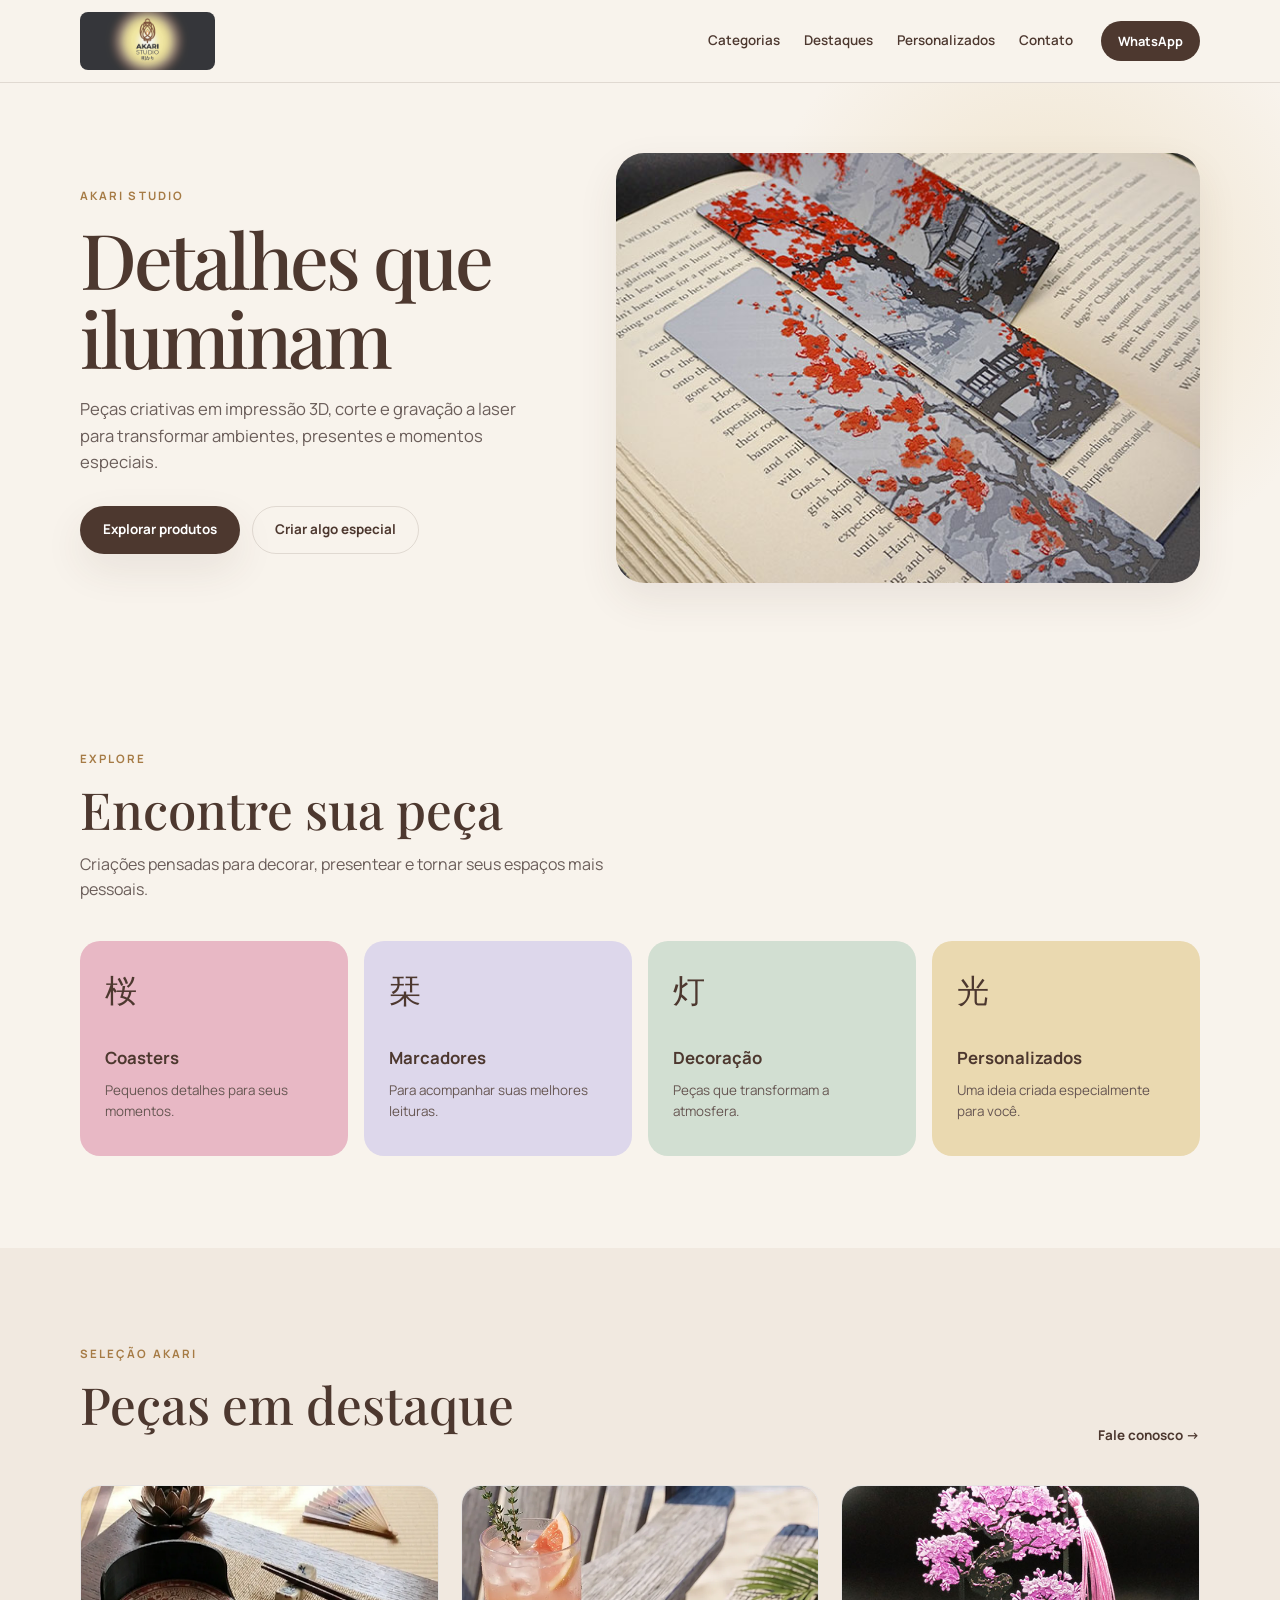
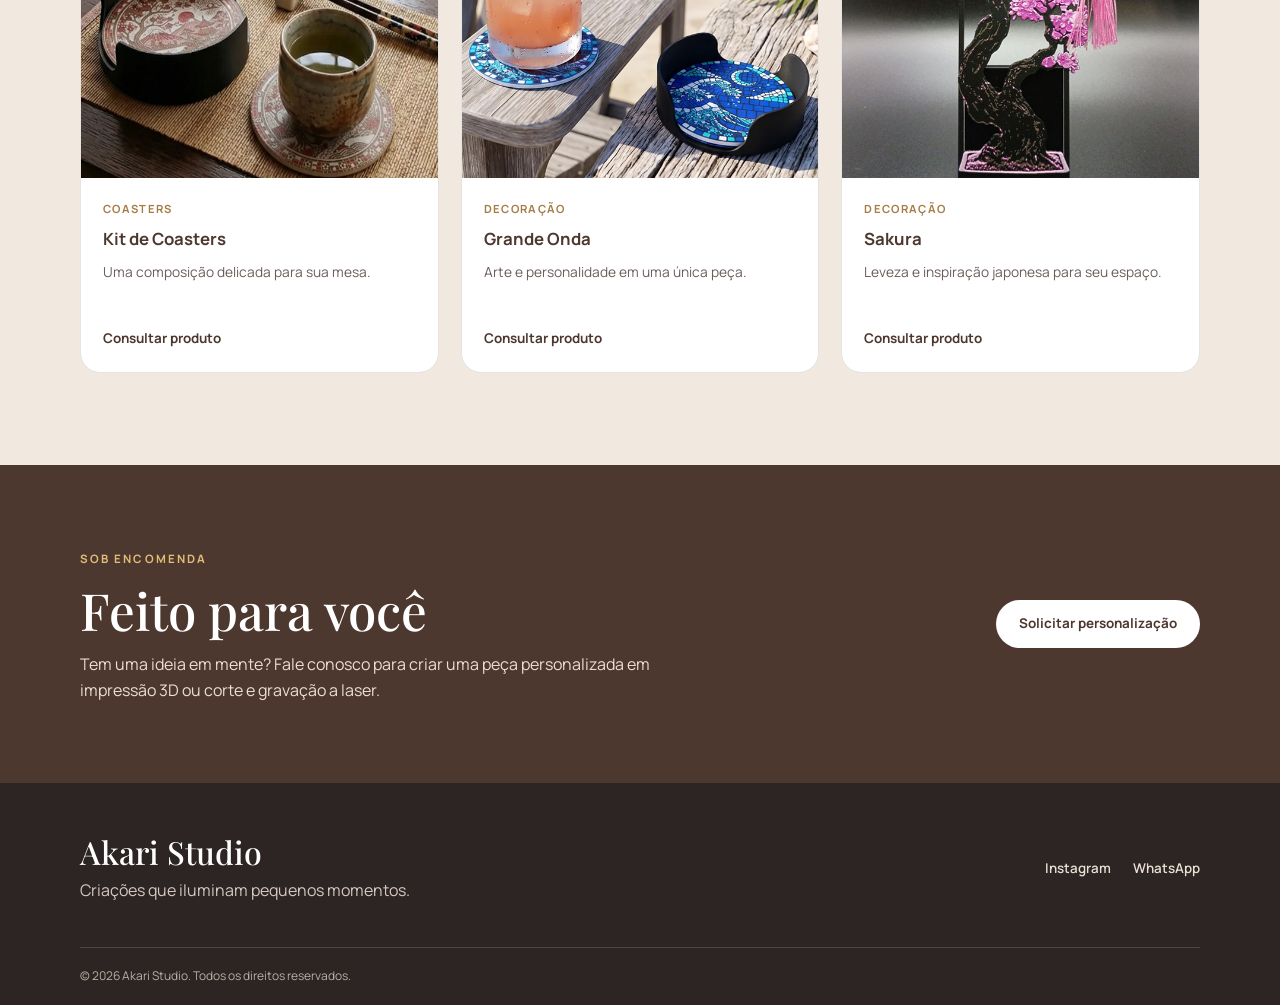
<file: index.html>
<!DOCTYPE html>
<html lang="pt-BR">
<head>
  <meta charset="UTF-8">
  <meta name="viewport" content="width=device-width, initial-scale=1.0">

  <title>Akari Studio | Impressão 3D e Corte a Laser</title>

  <meta
    name="description"
    content="Conheça a Akari Studio: peças criativas em impressão 3D, corte e gravação a laser para decorar, presentear e personalizar."
  >

  <link rel="stylesheet" href="css/style.css">
</head>

<body>
  <header class="site-header">
    <div class="container header-content">
      <a class="brand" href="index.html" aria-label="Página inicial da Akari Studio">
        <img
          src="assets/logo/Akari_Logo.jpg"
          alt="Akari Studio"
        >
      </a>

      <nav class="main-nav" aria-label="Navegação principal">
        <a href="#categorias">Categorias</a>
        <a href="#destaques">Destaques</a>
        <a href="#personalizados">Personalizados</a>
        <a href="#contato">Contato</a>
      </nav>

      <a
        class="header-whatsapp"
        href="https://wa.me/551151941220"
        target="_blank"
        rel="noopener noreferrer"
      >
        WhatsApp
      </a>
    </div>
  </header>

  <main>
    <section class="hero">
      <div class="container hero-content">
        <div class="hero-text">
          <span class="eyebrow">Akari Studio</span>

          <h1>Detalhes que iluminam</h1>

          <p>
            Peças criativas em impressão 3D, corte e gravação a laser
            para transformar ambientes, presentes e momentos especiais.
          </p>

          <div class="hero-actions">
            <a class="button button-primary" href="#destaques">
              Explorar produtos
            </a>

            <a class="button button-secondary" href="#personalizados">
              Criar algo especial
            </a>
          </div>
        </div>

        <div class="hero-image">
          <img
            src="assets/produtos/cherry-blossom-scenic-6.jpg"
            alt="Peça decorativa com inspiração em cerejeiras japonesas"
          >
        </div>
      </div>
    </section>

    <section class="section" id="categorias">
      <div class="container">
        <div class="section-heading">
          <span class="eyebrow">Explore</span>
          <h2>Encontre sua peça</h2>
          <p>
            Criações pensadas para decorar, presentear e tornar seus espaços
            mais pessoais.
          </p>
        </div>

        <div class="category-grid">
          <a class="category-card category-card-pink" href="#destaques">
            <span class="category-symbol">桜</span>
            <h3>Coasters</h3>
            <p>Pequenos detalhes para seus momentos.</p>
          </a>

          <a class="category-card category-card-lavender" href="#destaques">
            <span class="category-symbol">栞</span>
            <h3>Marcadores</h3>
            <p>Para acompanhar suas melhores leituras.</p>
          </a>

          <a class="category-card category-card-green" href="#destaques">
            <span class="category-symbol">灯</span>
            <h3>Decoração</h3>
            <p>Peças que transformam a atmosfera.</p>
          </a>

          <a class="category-card category-card-gold" href="#personalizados">
            <span class="category-symbol">光</span>
            <h3>Personalizados</h3>
            <p>Uma ideia criada especialmente para você.</p>
          </a>
        </div>
      </div>
    </section>

    <section class="section section-soft" id="destaques">
      <div class="container">
        <div class="section-heading section-heading-row">
          <div>
            <span class="eyebrow">Seleção Akari</span>
            <h2>Peças em destaque</h2>
          </div>

          <a class="text-link" href="#contato">
            Fale conosco →
          </a>
        </div>

        <div class="product-grid">
          <article class="product-card">
            <div class="product-image">
              <img
                src="assets/produtos/autumn-japanese-coaster-mosaic.png"
                alt="Kit de coasters com inspiração japonesa"
                loading="lazy"
              >
            </div>

            <div class="product-info">
              <span class="product-category">Coasters</span>
              <h3>Kit de Coasters</h3>
              <p>Uma composição delicada para sua mesa.</p>
              <a
                class="product-link"
                href="https://wa.me/551151941220?text=Olá!%20Gostaria%20de%20saber%20mais%20sobre%20o%20kit%20de%20coasters%20da%20Akari%20Studio."
                target="_blank"
                rel="noopener noreferrer"
              >
                Consultar produto
              </a>
            </div>
          </article>

          <article class="product-card">
            <div class="product-image">
              <img
                src="assets/produtos/grande-onda-mosaico.png"
                alt="Peça decorativa com inspiração em ondas japonesas"
                loading="lazy"
              >
            </div>

            <div class="product-info">
              <span class="product-category">Decoração</span>
              <h3>Grande Onda</h3>
              <p>Arte e personalidade em uma única peça.</p>
              <a
                class="product-link"
                href="https://wa.me/551151941220?text=Olá!%20Gostaria%20de%20saber%20mais%20sobre%20a%20peça%20Grande%20Onda."
                target="_blank"
                rel="noopener noreferrer"
              >
                Consultar produto
              </a>
            </div>
          </article>

          <article class="product-card">
            <div class="product-image">
              <img
                src="assets/produtos/sakura.jpg"
                alt="Peça decorativa com tema de sakura"
                loading="lazy"
              >
            </div>

            <div class="product-info">
              <span class="product-category">Decoração</span>
              <h3>Sakura</h3>
              <p>Leveza e inspiração japonesa para seu espaço.</p>
              <a
                class="product-link"
                href="https://wa.me/551151941220?text=Olá!%20Gostaria%20de%20saber%20mais%20sobre%20a%20peça%20Sakura."
                target="_blank"
                rel="noopener noreferrer"
              >
                Consultar produto
              </a>
            </div>
          </article>
        </div>
      </div>
    </section>

    <section class="custom-section" id="personalizados">
      <div class="container custom-content">
        <div>
          <span class="eyebrow">Sob encomenda</span>

          <h2>Feito para você</h2>

          <p>
            Tem uma ideia em mente? Fale conosco para criar uma peça
            personalizada em impressão 3D ou corte e gravação a laser.
          </p>
        </div>

        <a
          class="button button-light"
          href="https://wa.me/551151941220?text=Olá!%20Gostaria%20de%20solicitar%20uma%20peça%20personalizada."
          target="_blank"
          rel="noopener noreferrer"
        >
          Solicitar personalização
        </a>
      </div>
    </section>
  </main>

  <footer class="site-footer" id="contato">
    <div class="container footer-content">
      <div>
        <h2>Akari Studio</h2>
        <p>
          Criações que iluminam pequenos momentos.
        </p>
      </div>

      <div class="footer-links">
        <a
          href="https://www.instagram.com/akaristudio.br/"
          target="_blank"
          rel="noopener noreferrer"
        >
          Instagram
        </a>

        <a
          href="https://wa.me/551151941220"
          target="_blank"
          rel="noopener noreferrer"
        >
          WhatsApp
        </a>
      </div>
    </div>

    <div class="container footer-bottom">
      <p>© 2026 Akari Studio. Todos os direitos reservados.</p>
    </div>
  </footer>
</body>
</html>
</file>
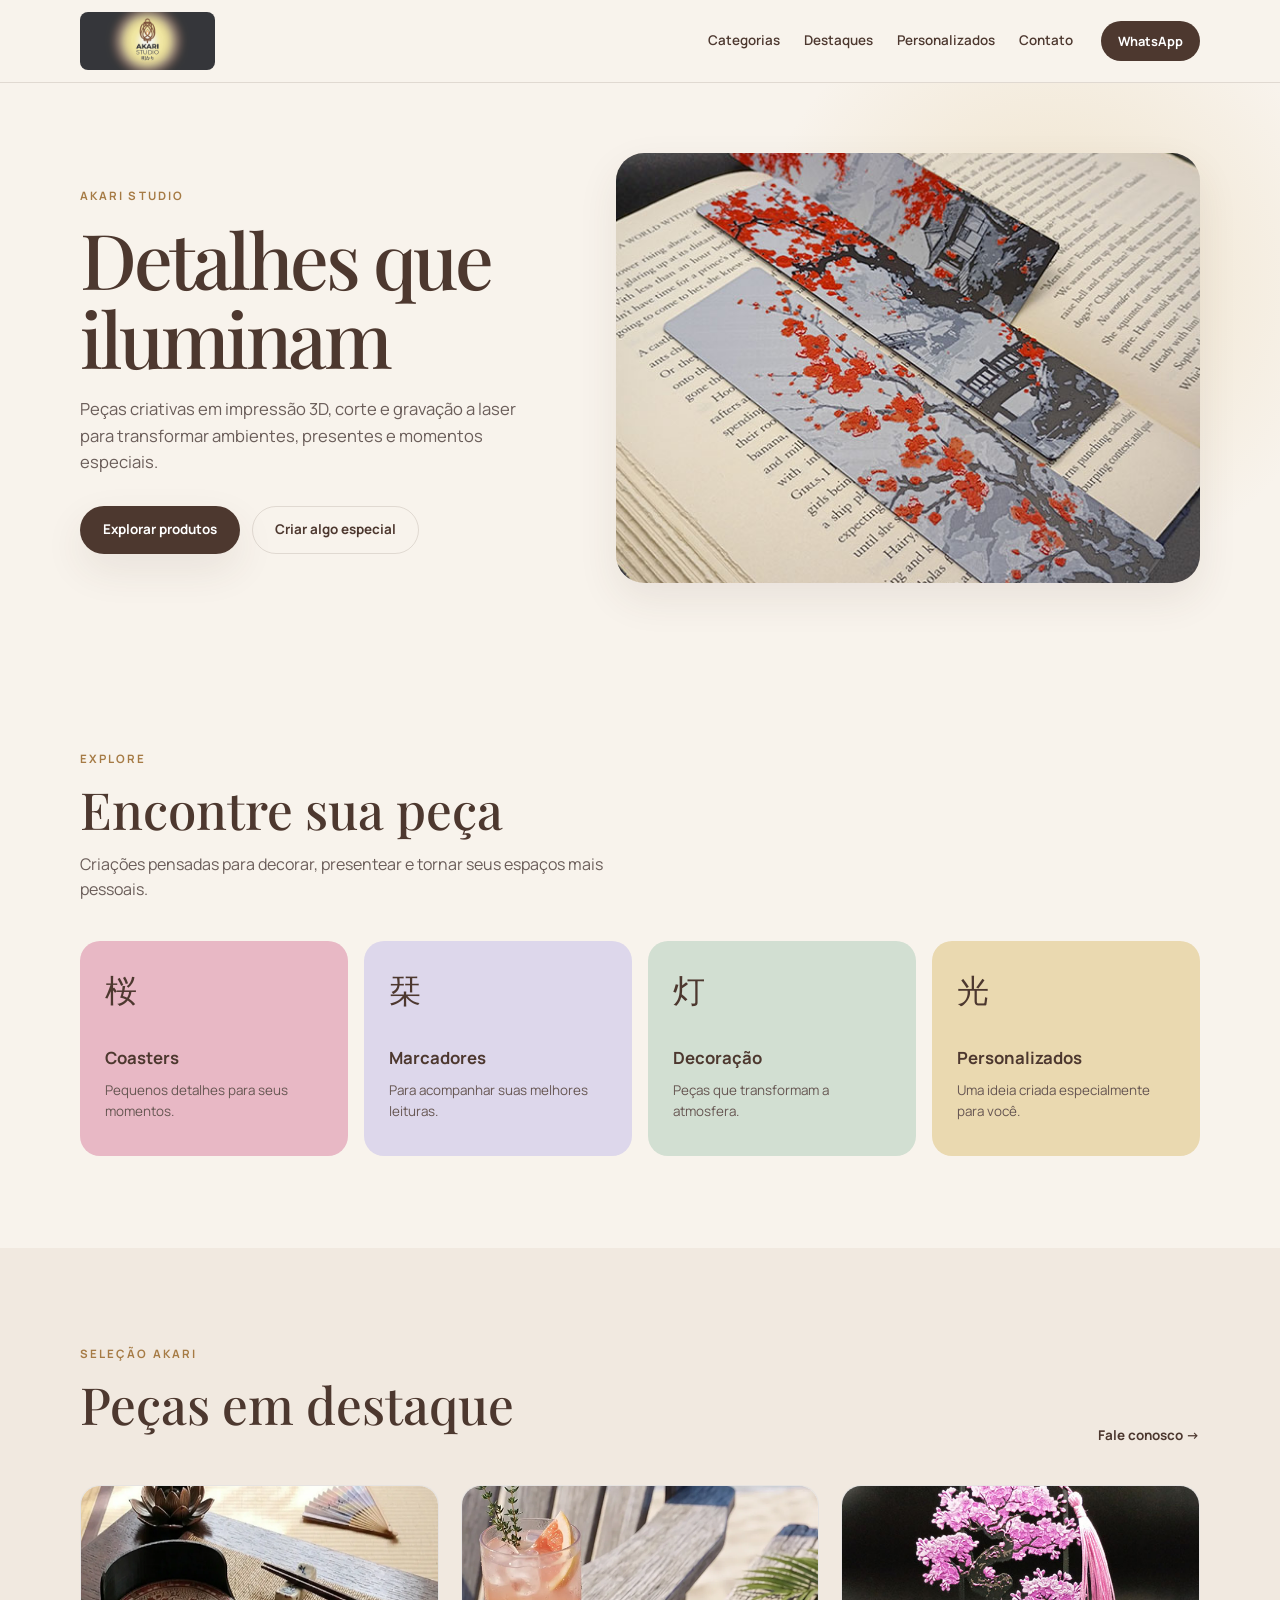
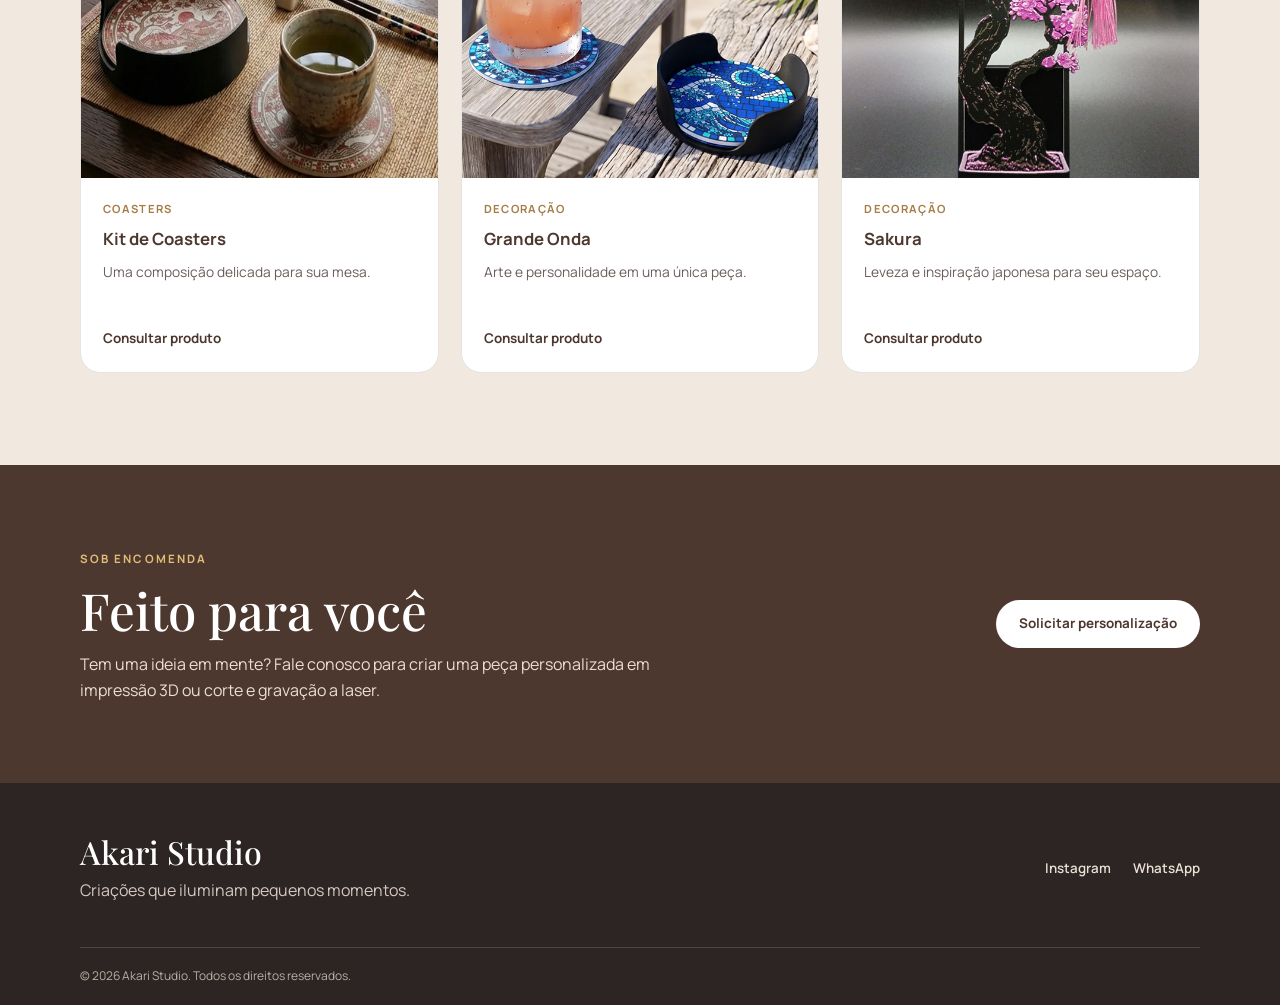
<file: public/index.html>
<!DOCTYPE html>
<html lang="pt-BR">
<head>
  <meta charset="UTF-8">
  <meta name="viewport" content="width=device-width, initial-scale=1.0">

  <title>Akari Studio | Impressão 3D e Corte a Laser</title>

  <meta
    name="description"
    content="Conheça a Akari Studio: peças criativas em impressão 3D, corte e gravação a laser para decorar, presentear e personalizar."
  >

  <link rel="stylesheet" href="css/style.css">
</head>

<body>
  <header class="site-header">
    <div class="container header-content">
      <a class="brand" href="index.html" aria-label="Página inicial da Akari Studio">
        <img
          src="assets/logo/Akari_Logo.jpg"
          alt="Akari Studio"
        >
      </a>

      <nav class="main-nav" aria-label="Navegação principal">
        <a href="#categorias">Categorias</a>
        <a href="#destaques">Destaques</a>
        <a href="#personalizados">Personalizados</a>
        <a href="#contato">Contato</a>
      </nav>

      <a
        class="header-whatsapp"
        href="https://wa.me/551151941220"
        target="_blank"
        rel="noopener noreferrer"
      >
        WhatsApp
      </a>
    </div>
  </header>

  <main>
    <section class="hero">
      <div class="container hero-content">
        <div class="hero-text">
          <span class="eyebrow">Akari Studio</span>

          <h1>Detalhes que iluminam</h1>

          <p>
            Peças criativas em impressão 3D, corte e gravação a laser
            para transformar ambientes, presentes e momentos especiais.
          </p>

          <div class="hero-actions">
            <a class="button button-primary" href="#destaques">
              Explorar produtos
            </a>

            <a class="button button-secondary" href="#personalizados">
              Criar algo especial
            </a>
          </div>
        </div>

        <div class="hero-image">
          <img
            src="assets/produtos/bookmarks/cherry-blossom-scenic-set6.jpg"
            alt="Peça decorativa com inspiração em cerejeiras japonesas"
          >
        </div>
      </div>
    </section>

    <section class="section" id="categorias">
      <div class="container">
        <div class="section-heading">
          <span class="eyebrow">Explore</span>
          <h2>Encontre sua peça</h2>
          <p>
            Criações pensadas para decorar, presentear e tornar seus espaços
            mais pessoais.
          </p>
        </div>

        <div class="category-grid">
          <a class="category-card category-card-pink" href="#destaques">
            <span class="category-symbol">桜</span>
            <h3>Coasters</h3>
            <p>Pequenos detalhes para seus momentos.</p>
          </a>

          <a class="category-card category-card-lavender" href="#destaques">
            <span class="category-symbol">栞</span>
            <h3>Marcadores</h3>
            <p>Para acompanhar suas melhores leituras.</p>
          </a>

          <a class="category-card category-card-green" href="#destaques">
            <span class="category-symbol">灯</span>
            <h3>Decoração</h3>
            <p>Peças que transformam a atmosfera.</p>
          </a>

          <a class="category-card category-card-gold" href="#personalizados">
            <span class="category-symbol">光</span>
            <h3>Personalizados</h3>
            <p>Uma ideia criada especialmente para você.</p>
          </a>
        </div>
      </div>
    </section>

    <section class="section section-soft" id="destaques">
      <div class="container">
        <div class="section-heading section-heading-row">
          <div>
            <span class="eyebrow">Seleção Akari</span>
            <h2>Peças em destaque</h2>
          </div>

          <a class="text-link" href="#contato">
            Fale conosco →
          </a>
        </div>

        <div class="product-grid">
          <article class="product-card">
            <div class="product-image">
              <img
                src="assets/produtos/coasters/autumn-japanese-coaster-mosaic.png"
                alt="Kit de coasters com inspiração japonesa"
                loading="lazy"
              >
            </div>

            <div class="product-info">
              <span class="product-category">Coasters</span>
              <h3>Kit de Coasters</h3>
              <p>Uma composição delicada para sua mesa.</p>
              <a
                class="product-link"
                href="https://wa.me/551151941220?text=Olá!%20Gostaria%20de%20saber%20mais%20sobre%20o%20kit%20de%20coasters%20da%20Akari%20Studio."
                target="_blank"
                rel="noopener noreferrer"
              >
                Consultar produto
              </a>
            </div>
          </article>

          <article class="product-card">
            <div class="product-image">
              <img
                src="assets/produtos/coasters/grande-onda-mosaico.png"
                alt="Peça decorativa com inspiração em ondas japonesas"
                loading="lazy"
              >
            </div>

            <div class="product-info">
              <span class="product-category">Decoração</span>
              <h3>Grande Onda</h3>
              <p>Arte e personalidade em uma única peça.</p>
              <a
                class="product-link"
                href="https://wa.me/551151941220?text=Olá!%20Gostaria%20de%20saber%20mais%20sobre%20a%20peça%20Grande%20Onda."
                target="_blank"
                rel="noopener noreferrer"
              >
                Consultar produto
              </a>
            </div>
          </article>

          <article class="product-card">
            <div class="product-image">
              <img
                src="assets/produtos/bookmarks/sakura.jpg"
                alt="Peça decorativa com tema de sakura"
                loading="lazy"
              >
            </div>

            <div class="product-info">
              <span class="product-category">Decoração</span>
              <h3>Sakura</h3>
              <p>Leveza e inspiração japonesa para seu espaço.</p>
              <a
                class="product-link"
                href="https://wa.me/551151941220?text=Olá!%20Gostaria%20de%20saber%20mais%20sobre%20a%20peça%20Sakura."
                target="_blank"
                rel="noopener noreferrer"
              >
                Consultar produto
              </a>
            </div>
          </article>
        </div>
      </div>
    </section>

    <section class="custom-section" id="personalizados">
      <div class="container custom-content">
        <div>
          <span class="eyebrow">Sob encomenda</span>

          <h2>Feito para você</h2>

          <p>
            Tem uma ideia em mente? Fale conosco para criar uma peça
            personalizada em impressão 3D ou corte e gravação a laser.
          </p>
        </div>

        <a
          class="button button-light"
          href="https://wa.me/551151941220?text=Olá!%20Gostaria%20de%20solicitar%20uma%20peça%20personalizada."
          target="_blank"
          rel="noopener noreferrer"
        >
          Solicitar personalização
        </a>
      </div>
    </section>
  </main>

  <footer class="site-footer" id="contato">
    <div class="container footer-content">
      <div>
        <h2>Akari Studio</h2>
        <p>
          Criações que iluminam pequenos momentos.
        </p>
      </div>

      <div class="footer-links">
        <a
          href="https://www.instagram.com/akaristudio.br/"
          target="_blank"
          rel="noopener noreferrer"
        >
          Instagram
        </a>

        <a
          href="https://wa.me/551151941220"
          target="_blank"
          rel="noopener noreferrer"
        >
          WhatsApp
        </a>
      </div>
    </div>

    <div class="container footer-bottom">
      <p>© 2026 Akari Studio. Todos os direitos reservados.</p>
    </div>
  </footer>
</body>
</html>
</file>
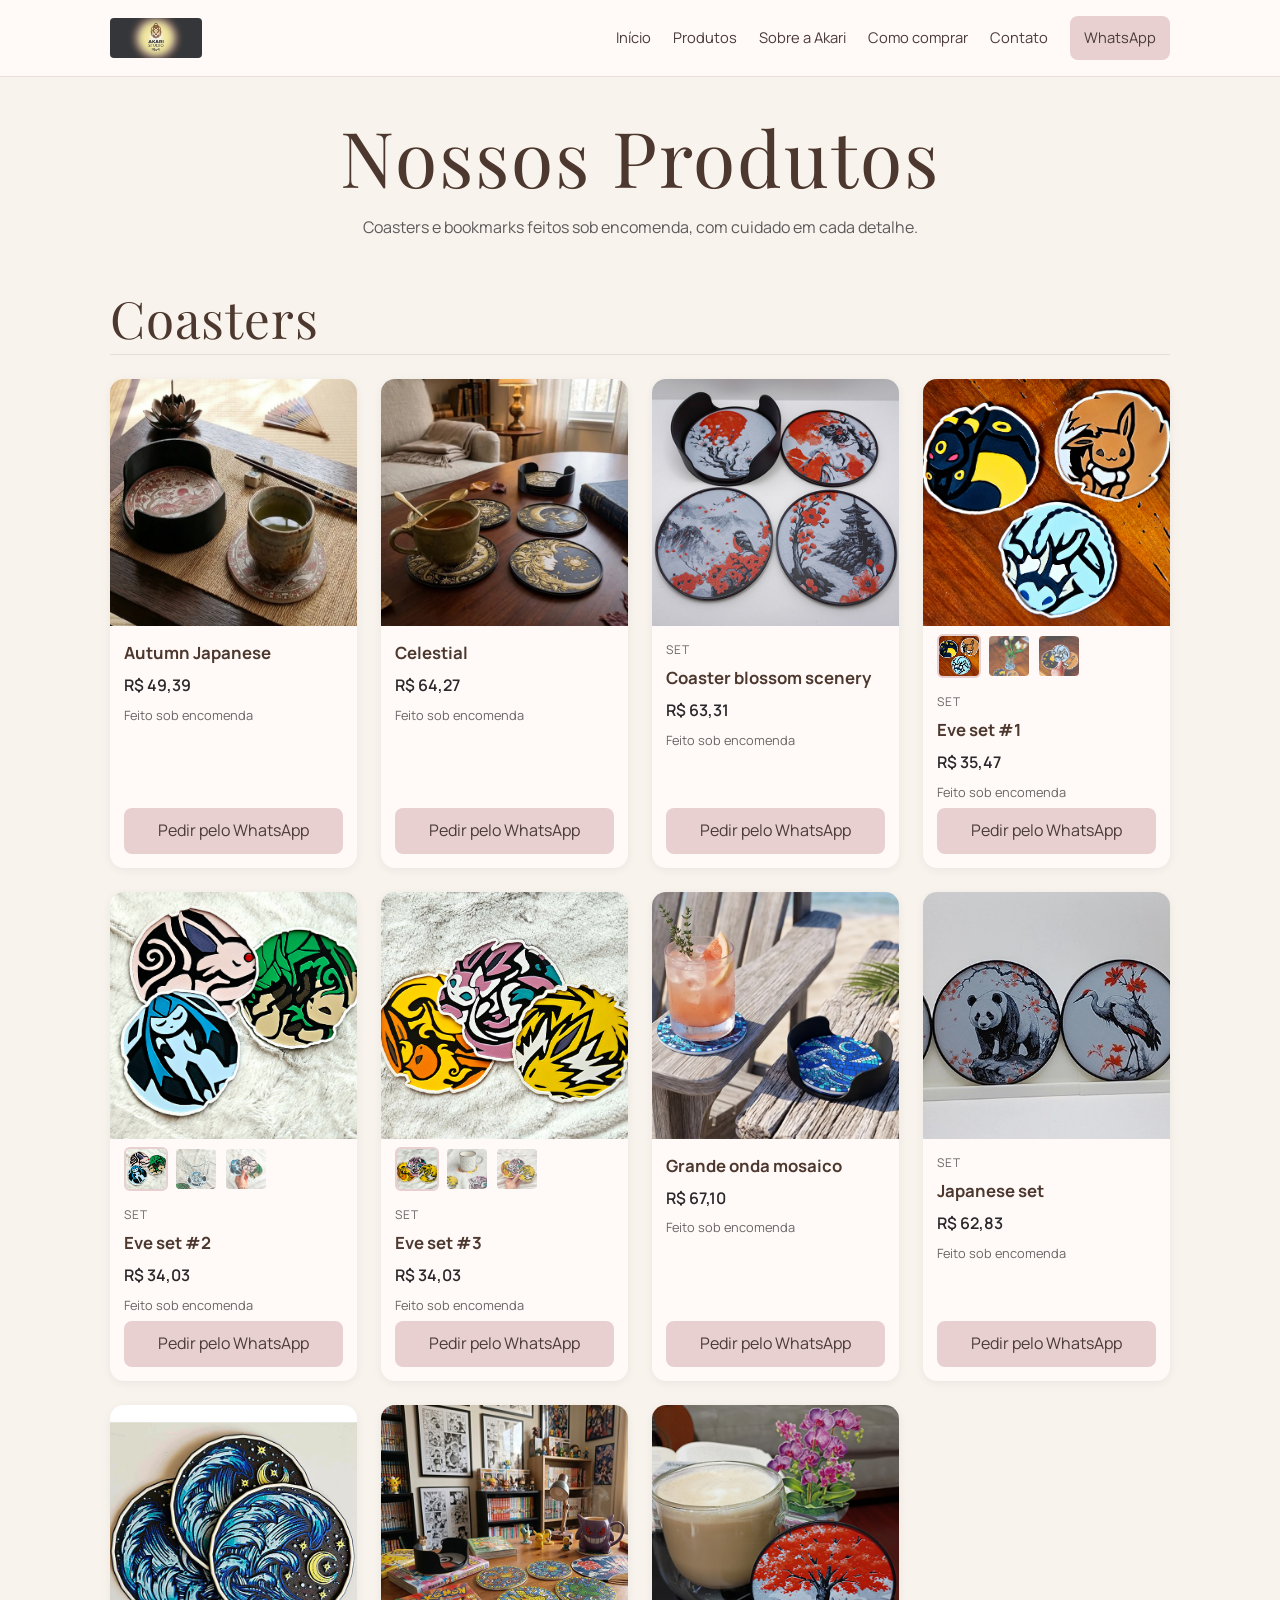
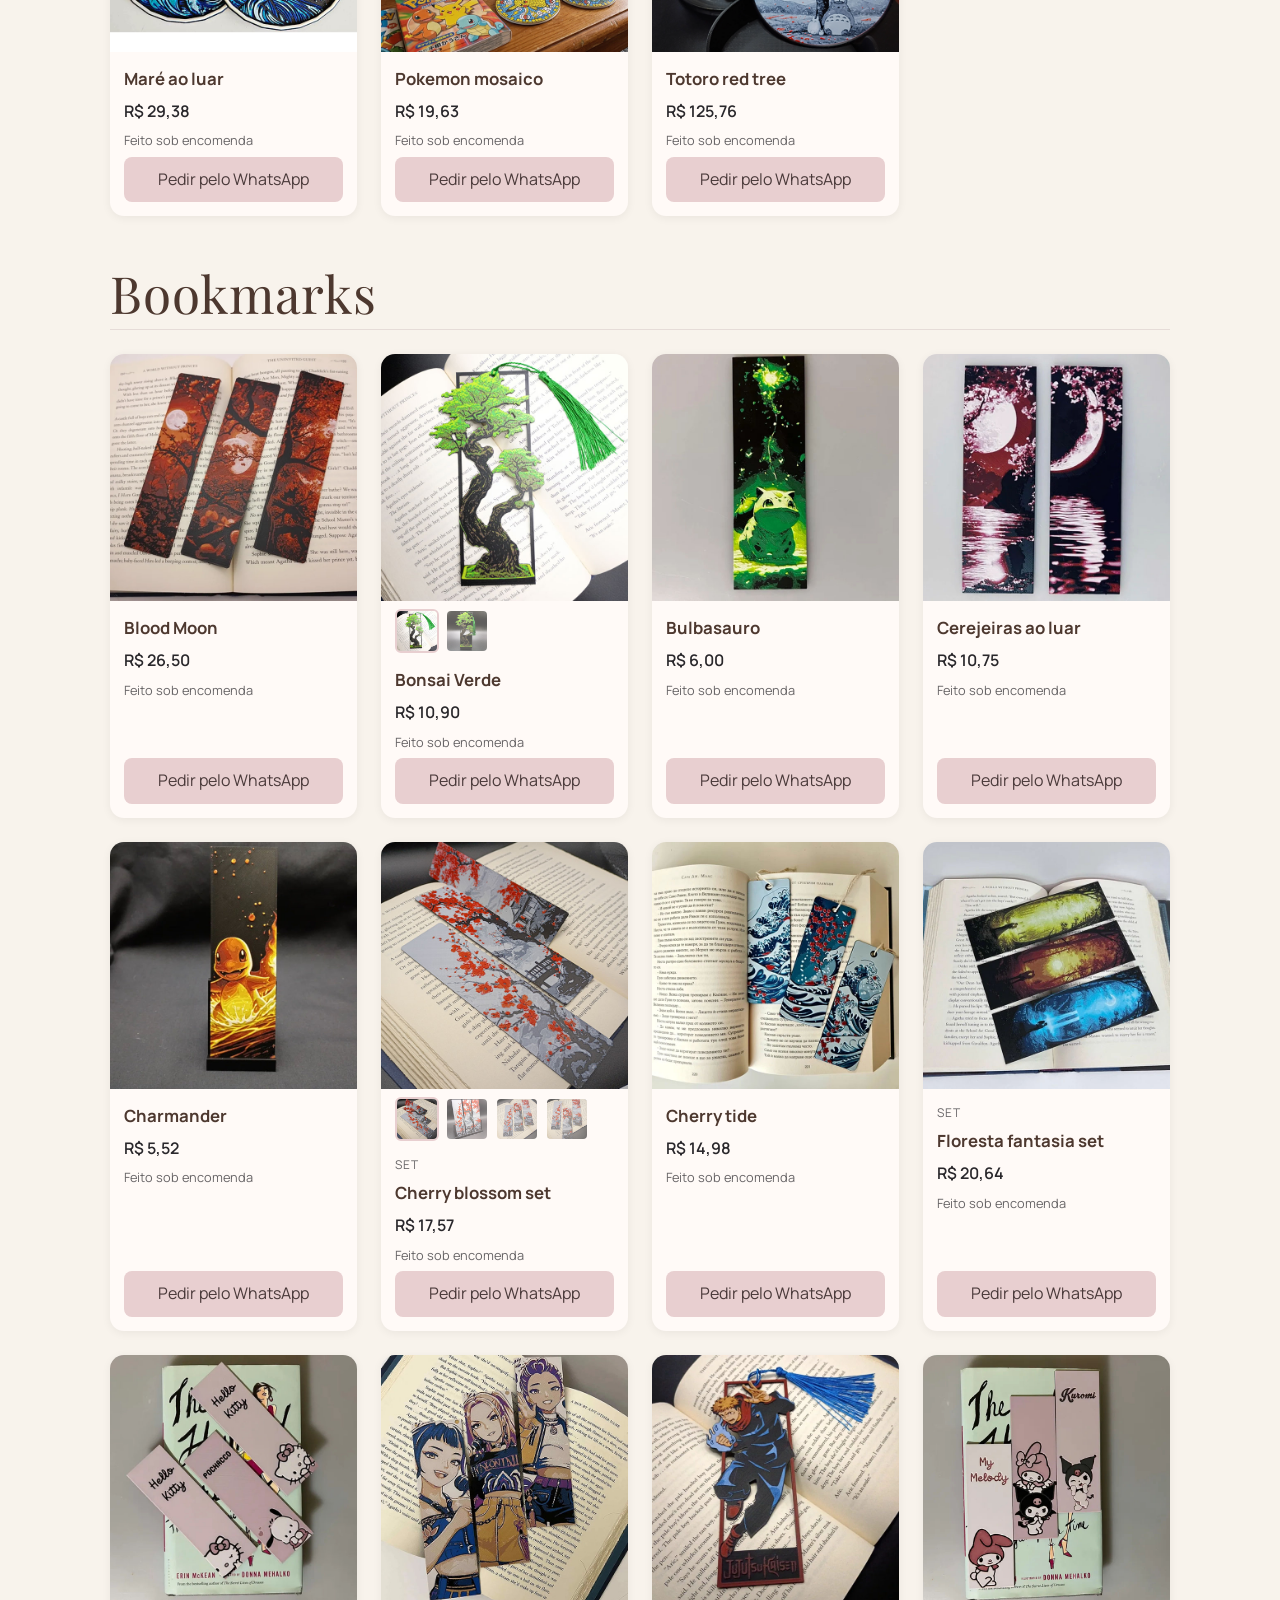
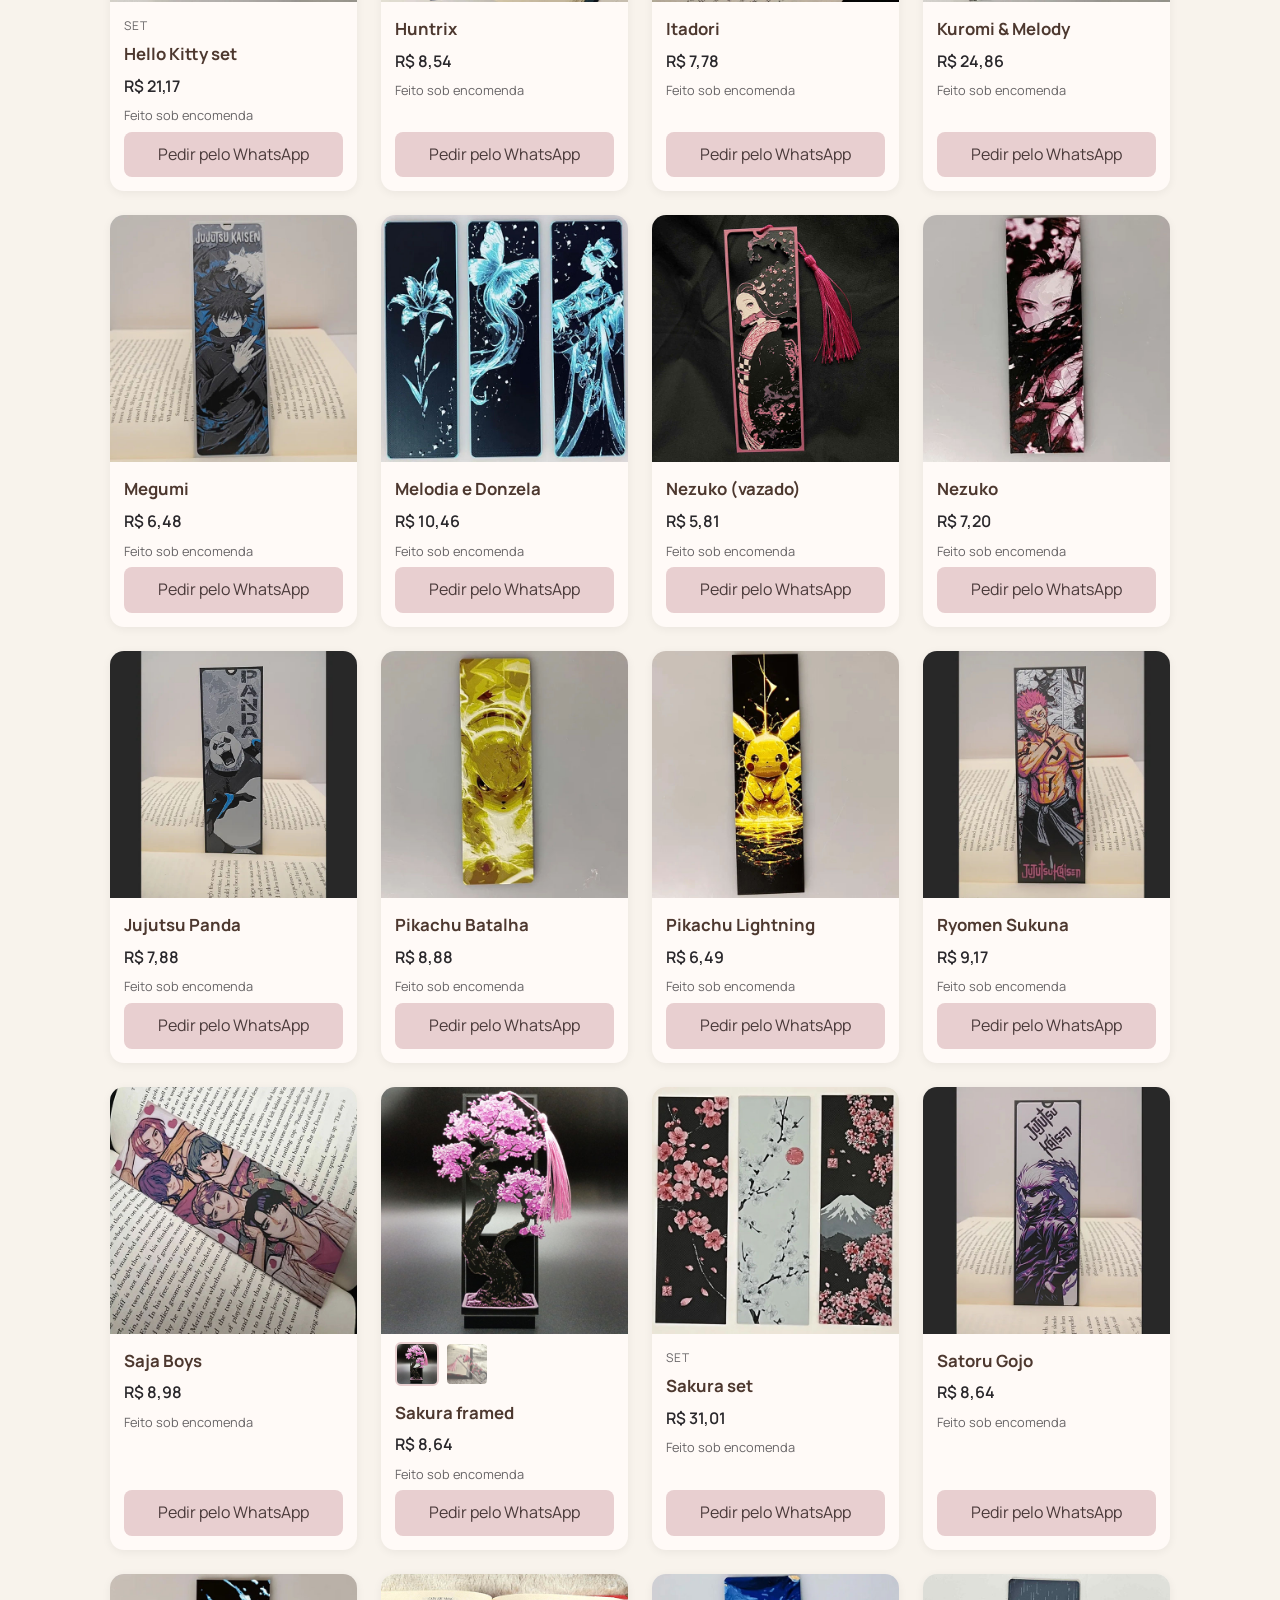
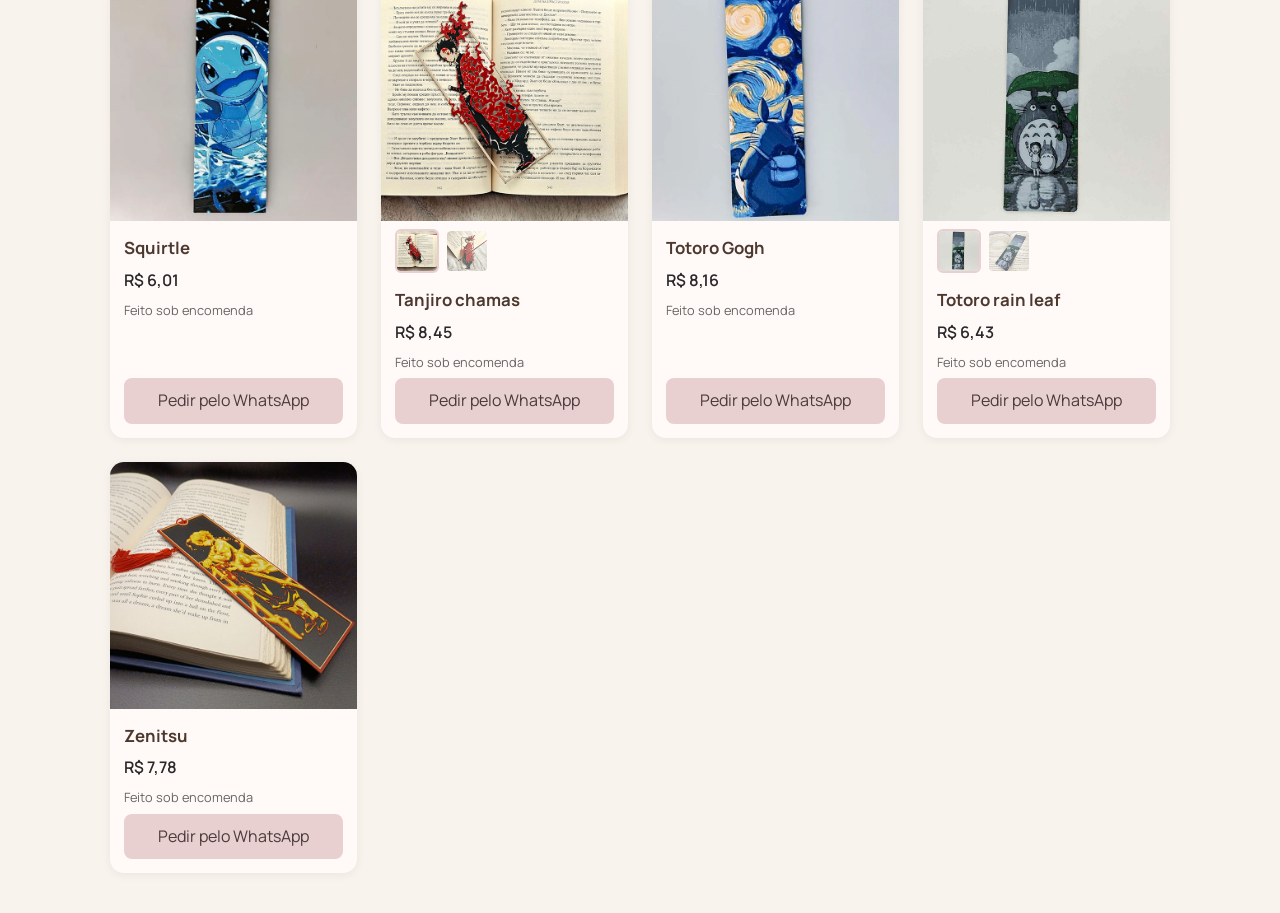
<file: public/produtos.html>
<!DOCTYPE html>
<html lang="pt-BR">
<head>
  <meta charset="UTF-8">
  <meta name="viewport" content="width=device-width, initial-scale=1.0">
  <title>Produtos | Akari Studio</title>
  <link rel="stylesheet" href="css/style.css">
  <style>
    .catalogo { max-width: 1100px; margin: 0 auto; padding: 40px 20px; }
    .catalogo h1 { text-align: center; font-weight: 300; letter-spacing: 2px; }
    .catalogo .intro { text-align: center; opacity: .75; margin-bottom: 30px; }
    .catalogo h2 { margin-top: 50px; font-weight: 300; letter-spacing: 1px; border-bottom: 1px solid #e6dcd8; padding-bottom: 8px; }
    .grade { display: grid; grid-template-columns: repeat(auto-fill, minmax(230px, 1fr)); gap: 24px; margin-top: 24px; }
    .card { background: #fffaf7; border-radius: 14px; overflow: hidden; box-shadow: 0 2px 10px rgba(0,0,0,.06); display: flex; flex-direction: column; }
    .card img.capa { width: 100%; aspect-ratio: 1 / 1; object-fit: cover; display: block; }
    .miniaturas { display: flex; gap: 6px; padding: 8px 14px 0; }
    .miniaturas img { width: 44px; height: 44px; object-fit: cover; border-radius: 6px; cursor: pointer; opacity: .65; border: 2px solid transparent; }
    .miniaturas img.ativa, .miniaturas img:hover { opacity: 1; border-color: #e8cfd0; }
    .card .info { padding: 14px; display: flex; flex-direction: column; gap: 6px; flex: 1; }
    .card .nome { font-size: 1.05rem; margin: 0; }
    .card .etiqueta { font-size: .75rem; opacity: .7; text-transform: uppercase; letter-spacing: 1px; }
    .card .preco { font-weight: 600; }
    .card .encomenda { font-size: .8rem; opacity: .7; }
    .card a.pedir { margin-top: auto; text-align: center; padding: 10px; border-radius: 8px; background: #e8cfd0; color: #4a3a3a; text-decoration: none; }
    .card a.pedir:hover { background: #dfbcbd; }
  /* Menu principal */
.site-header {
  background: #fffaf7;
  border-bottom: 1px solid #eadeda;
  position: sticky;
  top: 0;
  z-index: 1000;
}

.navbar {
  max-width: 1100px;
  min-height: 76px;
  margin: 0 auto;
  padding: 12px 20px;
  display: flex;
  align-items: center;
  justify-content: space-between;
  gap: 24px;
}

.navbar-logo img {
  width: 92px;
  height: auto;
  display: block;
  border-radius: 4px;
}

.nav-menu {
  display: flex;
  align-items: center;
  justify-content: flex-end;
  gap: 22px;
}

.nav-menu a {
  color: #4a3a3a;
  text-decoration: none;
  font-size: .92rem;
  transition: color .2s ease;
}

.nav-menu a:hover {
  color: #b78386;
}

.nav-menu .nav-whatsapp {
  background: #e8cfd0;
  padding: 10px 14px;
  border-radius: 8px;
}

.nav-menu .nav-whatsapp:hover {
  background: #dfbcbd;
  color: #4a3a3a;
}

.menu-toggle {
  display: none;
  border: 0;
  background: transparent;
  color: #4a3a3a;
  font-size: 1.8rem;
  cursor: pointer;
  padding: 4px 8px;
}

@media (max-width: 760px) {
  .navbar {
    min-height: 64px;
  }

  .menu-toggle {
    display: block;
  }

  .nav-menu {
    display: none;
    position: absolute;
    top: 64px;
    left: 0;
    right: 0;
    padding: 18px 20px 22px;
    background: #fffaf7;
    border-bottom: 1px solid #eadeda;
    flex-direction: column;
    align-items: stretch;
    gap: 4px;
  }

  .nav-menu.aberto {
    display: flex;
  }

  .nav-menu a {
    padding: 12px 8px;
  }

  .nav-menu .nav-whatsapp {
    text-align: center;
    margin-top: 6px;
  }
}
  </style>
</head>
<body>
  <header class="site-header">
    <nav class="navbar" aria-label="Navegação principal">
      <a class="navbar-logo" href="index.html" aria-label="Akari Studio - início">
        <img src="assets/logo/Akari_Logo.jpg" alt="Akari Studio">
      </a>

      <button
        class="menu-toggle"
        type="button"
        aria-label="Abrir menu"
        aria-expanded="false"
        aria-controls="menu-principal">
        ☰
      </button>

      <div class="nav-menu" id="menu-principal">
        <a href="index.html">Início</a>
        <a href="produtos.html">Produtos</a>
        <a href="index.html#sobre">Sobre a Akari</a>
        <a href="index.html#como-comprar">Como comprar</a>
        <a href="index.html#contato">Contato</a>
        <a
          class="nav-whatsapp"
          href="https://wa.me/551151941220"
          target="_blank"
          rel="noopener">
          WhatsApp
        </a>
      </div>
    </nav>
  </header>

  <main class="catalogo">
    <h1>Nossos Produtos</h1>
    <p class="intro">Coasters e bookmarks feitos sob encomenda, com cuidado em cada detalhe.</p>

    <h2>Coasters</h2>
    <div class="grade" id="grade-coasters"></div>

    <h2>Bookmarks</h2>
    <div class="grade" id="grade-bookmarks"></div>
  </main>

  <script>
    const WHATSAPP = "551151941220";
    const menuToggle = document.querySelector(".menu-toggle");
const menuPrincipal = document.querySelector("#menu-principal");

menuToggle.addEventListener("click", function () {
  const aberto = menuPrincipal.classList.toggle("aberto");

  menuToggle.setAttribute("aria-expanded", aberto ? "true" : "false");
  menuToggle.setAttribute(
    "aria-label",
    aberto ? "Fechar menu" : "Abrir menu"
  );
});

menuPrincipal.querySelectorAll("a").forEach(function (link) {
  link.addEventListener("click", function () {
    menuPrincipal.classList.remove("aberto");
    menuToggle.setAttribute("aria-expanded", "false");
    menuToggle.setAttribute("aria-label", "Abrir menu");
  });
});
    const PASTA = "assets/produtos/";

    const coasters = [
      { nome: "Autumn Japanese", preco: 49.392, imgs: ["coasters/autumn-japanese-coaster-mosaic.png"] },
      { nome: "Celestial", preco: 64.272, imgs: ["coasters/celestial1.jpg"] },
      { nome: "Coaster blossom scenery", preco: 63.312, imgs: ["coasters/coaster-blossom-scenery7.jpg"], etiqueta: "Set" },
      { nome: "Eve set #1", preco: 35.472, imgs: ["coasters/eve-set1.jpg", "coasters/eve-set2.jpg", "coasters/eve-set3.jpg"], etiqueta: "Set" },
      { nome: "Eve set #2", preco: 34.032, imgs: ["coasters/eve-set4.jpg", "coasters/eve-set5.jpg", "coasters/eve-set6.jpg"], etiqueta: "Set" },
      { nome: "Eve set #3", preco: 34.032, imgs: ["coasters/eve-set7.jpg", "coasters/eve-set8.jpg", "coasters/eve-set9.jpg"], etiqueta: "Set" },
      { nome: "Grande onda mosaico", preco: 67.104, imgs: ["coasters/grande-onda-mosaico.png"] },
      { nome: "Japanese set", preco: 62.832, imgs: ["coasters/japanese-coasters-set3.jpg"], etiqueta: "Set" },
      { nome: "Maré ao luar", preco: 29.376, imgs: ["coasters/mare-ao-luar1.jpg"] },
      { nome: "Pokemon mosaico", preco: 19.632, imgs: ["coasters/pokemon-mosaic1.png"] },
      { nome: "Totoro red tree", preco: 125.76, imgs: ["coasters/totoro-coaster-2.png"] }
    ];

    const bookmarks = [
      { nome: "Blood Moon", preco: 26.496, imgs: ["bookmarks/bloodmoon2.png"] },
      { nome: "Bonsai Verde", preco: 10.9, imgs: ["bookmarks/bonsai2e.jpg", "bookmarks/bonsai2j.jpg"] },
      { nome: "Bulbasauro", preco: 6, imgs: ["bookmarks/bulbasauro.jpg"] },
      { nome: "Cerejeiras ao luar", preco: 10.752, imgs: ["bookmarks/cerejeiras-ao-luar.jpg"] },
      { nome: "Charmander", preco: 5.52, imgs: ["bookmarks/charmander1.jpg"] },
      { nome: "Cherry blossom set", preco: 17.568, imgs: ["bookmarks/cherry-blossom-scenic-set6.jpg", "bookmarks/cherry-blossom-scenic-set10.jpg", "bookmarks/cherry-blossom-scenic-set1.jpg", "bookmarks/cherry-blossom-scenic-set3.jpg"], etiqueta: "Set" },
      { nome: "Cherry tide", preco: 14.976, imgs: ["bookmarks/cherrytide1.jpg"] },
      { nome: "Floresta fantasia set", preco: 20.64, imgs: ["bookmarks/florestafantasia2.jpg"], etiqueta: "Set" },
      { nome: "Hello Kitty set", preco: 21.168, imgs: ["bookmarks/hellokitty-set1.jpg"], etiqueta: "Set" },
      { nome: "Huntrix", preco: 8.544, imgs: ["bookmarks/huntrix2.jpg"] },
      { nome: "Itadori", preco: 7.776, imgs: ["bookmarks/itadori2.jpg"] },
      { nome: "Kuromi & Melody", preco: 24.864, imgs: ["bookmarks/kuromimelody.jpg"] },
      { nome: "Megumi", preco: 6.4848, imgs: ["bookmarks/megumi1.jpg"] },
      { nome: "Melodia e Donzela", preco: 10.464, imgs: ["bookmarks/melodia-e-donzela.jpg"] },
      { nome: "Nezuko (vazado)", preco: 5.808, imgs: ["bookmarks/nezuko-cutout6.jpg"] },
      { nome: "Nezuko", preco: 7.2, imgs: ["bookmarks/nezuko1.jpg"] },
      { nome: "Jujutsu Panda", preco: 7.8816, imgs: ["bookmarks/panda1.jpg"] },
      { nome: "Pikachu Batalha", preco: 8.88, imgs: ["bookmarks/pikachu-batalha.jpg"] },
      { nome: "Pikachu Lightning", preco: 6.4944, imgs: ["bookmarks/pikachu.jpg"] },
      { nome: "Ryomen Sukuna", preco: 9.168, imgs: ["bookmarks/ryomensukuna.jpg"] },
      { nome: "Saja Boys", preco: 8.976, imgs: ["bookmarks/saja-boys.jpg"] },
      { nome: "Sakura framed", preco: 8.64, imgs: ["bookmarks/sakura.jpg", "bookmarks/sakura-framed1.jpg"] },
      { nome: "Sakura set", preco: 31.008, imgs: ["bookmarks/sakuradarkset.jpg"], etiqueta: "Set" },
      { nome: "Satoru Gojo", preco: 8.64, imgs: ["bookmarks/satorugojo1.jpg"] },
      { nome: "Squirtle", preco: 6.0096, imgs: ["bookmarks/squirtle.jpg"] },
      { nome: "Tanjiro chamas", preco: 8.448, imgs: ["bookmarks/tanjiro2.jpg", "bookmarks/tanjiro3.jpg"] },
      { nome: "Totoro Gogh", preco: 8.16, imgs: ["bookmarks/totoro-gogh1.jpg"] },
      { nome: "Totoro rain leaf", preco: 6.432, imgs: ["bookmarks/totoro-rain-leaf-bookmark3.jpg", "bookmarks/totoro-rain-leaf-bookmark4.jpg"] },
      { nome: "Zenitsu", preco: 7.776, imgs: ["bookmarks/zenitsu1.jpg"] }
    ];

    function formatarPreco(valor) {
      return "R$ " + valor.toFixed(2).replace(".", ",");
    }

    function trocarFoto(miniatura, caminho) {
      const card = miniatura.closest(".card");
      card.querySelector(".capa").src = caminho;
      card.querySelectorAll(".miniaturas img").forEach(function (m) { m.classList.remove("ativa"); });
      miniatura.classList.add("ativa");
    }

    function criarCard(p) {
      const msg = encodeURIComponent("Olá! Tenho interesse no produto: " + p.nome);
      const etiqueta = p.etiqueta ? '<span class="etiqueta">' + p.etiqueta + '</span>' : "";
      let miniaturas = "";
      if (p.imgs.length > 1) {
        miniaturas = '<div class="miniaturas">' + p.imgs.map(function (img, i) {
          const caminho = PASTA + img;
          return '<img src="' + caminho + '" alt="' + p.nome + ' foto ' + (i + 1) + '"' +
            (i === 0 ? ' class="ativa"' : '') +
            ' onclick="trocarFoto(this, \'' + caminho + '\')">';
        }).join("") + '</div>';
      }
      return '<article class="card">' +
        '<img class="capa" src="' + PASTA + p.imgs[0] + '" alt="' + p.nome + '" loading="lazy">' +
        miniaturas +
        '<div class="info">' + etiqueta +
        '<h3 class="nome">' + p.nome + '</h3>' +
        '<span class="preco">' + formatarPreco(p.preco) + '</span>' +
        '<span class="encomenda">Feito sob encomenda</span>' +
        '<a class="pedir" href="https://wa.me/' + WHATSAPP + '?text=' + msg + '" target="_blank" rel="noopener">Pedir pelo WhatsApp</a>' +
        '</div></article>';
    }

    document.getElementById("grade-coasters").innerHTML = coasters.map(criarCard).join("");
    document.getElementById("grade-bookmarks").innerHTML = bookmarks.map(criarCard).join("");
  </script>
</body>
</html>
</file>
<file: css/style.css>
@import url('https://fonts.googleapis.com/css2?family=Manrope:wght@400;500;600;700&family=Playfair+Display:wght@500;600&display=swap');

:root {
  --cream: #f8f3ec;
  --cream-dark: #eee4d8;
  --pink: #e8b8c5;
  --lavender: #ddd7eb;
  --green: #d2dfd2;
  --gold: #d5b46c;
  --brown: #4d382f;
  --graphite: #29272b;
  --white: #ffffff;
  --border: rgba(77, 56, 47, 0.14);
  --shadow: 0 16px 40px rgba(77, 56, 47, 0.09);
}

* {
  box-sizing: border-box;
}

html {
  scroll-behavior: smooth;
}

body {
  margin: 0;
  color: var(--graphite);
  background: var(--cream);
  font-family: "Manrope", Arial, sans-serif;
  line-height: 1.6;
}

img {
  display: block;
  max-width: 100%;
}

a {
  color: inherit;
}

.container {
  width: min(1120px, calc(100% - 40px));
  margin: 0 auto;
}

.site-header {
  position: sticky;
  top: 0;
  z-index: 10;
  border-bottom: 1px solid var(--border);
  background: rgba(248, 243, 236, 0.94);
  backdrop-filter: blur(12px);
}

.header-content {
  display: flex;
  min-height: 82px;
  align-items: center;
  justify-content: space-between;
  gap: 28px;
}

.brand {
  display: inline-flex;
  width: 135px;
  overflow: hidden;
  border-radius: 8px;
  text-decoration: none;
}

.brand img {
  width: 100%;
  height: 58px;
  object-fit: cover;
}

.main-nav {
  display: flex;
  align-items: center;
  gap: 24px;
  margin-left: auto;
}

.main-nav a,
.footer-links a {
  color: var(--brown);
  font-size: 0.84rem;
  font-weight: 600;
  text-decoration: none;
}

.main-nav a:hover,
.footer-links a:hover,
.text-link:hover,
.product-link:hover {
  color: #9b6c3a;
}

.header-whatsapp {
  padding: 10px 17px;
  border-radius: 999px;
  background: var(--brown);
  color: var(--white);
  font-size: 0.8rem;
  font-weight: 700;
  text-decoration: none;
}

.hero {
  padding: 70px 0;
  background:
    radial-gradient(circle at 82% 35%, rgba(213, 180, 108, 0.28), transparent 27%),
    var(--cream);
}

.hero-content {
  display: grid;
  grid-template-columns: 0.9fr 1.1fr;
  align-items: center;
  gap: 58px;
}

.hero-text {
  max-width: 500px;
}

.eyebrow {
  display: inline-block;
  margin-bottom: 14px;
  color: #a67b45;
  font-size: 0.72rem;
  font-weight: 700;
  letter-spacing: 0.18em;
  text-transform: uppercase;
}

h1,
h2,
h3,
p {
  margin-top: 0;
}

h1,
h2 {
  color: var(--brown);
  font-family: "Playfair Display", Georgia, serif;
  font-weight: 500;
}

h1 {
  margin-bottom: 20px;
  font-size: clamp(2.8rem, 6vw, 5.6rem);
  line-height: 1.02;
  letter-spacing: -0.045em;
}

h2 {
  margin-bottom: 14px;
  font-size: clamp(2rem, 4vw, 3.3rem);
  line-height: 1.08;
}

h3 {
  color: var(--brown);
  font-size: 1.05rem;
}

.hero-text > p {
  max-width: 460px;
  margin-bottom: 30px;
  color: #6a5d59;
  font-size: 1.04rem;
}

.hero-actions {
  display: flex;
  flex-wrap: wrap;
  gap: 12px;
}

.button {
  display: inline-flex;
  min-height: 48px;
  align-items: center;
  justify-content: center;
  padding: 12px 22px;
  border: 1px solid transparent;
  border-radius: 999px;
  font-size: 0.84rem;
  font-weight: 700;
  text-decoration: none;
  transition: 0.2s ease;
}

.button:hover {
  transform: translateY(-2px);
}

.button-primary {
  background: var(--brown);
  box-shadow: var(--shadow);
  color: var(--white);
}

.button-primary:hover {
  background: #392820;
}

.button-secondary {
  border-color: var(--border);
  color: var(--brown);
}

.button-secondary:hover {
  background: var(--white);
}

.hero-image {
  min-height: 430px;
  overflow: hidden;
  border-radius: 28px;
  background: var(--cream-dark);
  box-shadow: var(--shadow);
}

.hero-image img {
  width: 100%;
  height: 430px;
  object-fit: cover;
}

.section {
  padding: 92px 0;
}

.section-soft {
  background: #f1e9e0;
}

.section-heading {
  max-width: 560px;
  margin-bottom: 38px;
}

.section-heading p {
  color: #6a5d59;
}

.section-heading-row {
  display: flex;
  align-items: end;
  justify-content: space-between;
  gap: 20px;
  max-width: none;
}

.text-link,
.product-link {
  color: var(--brown);
  font-size: 0.84rem;
  font-weight: 700;
  text-decoration: none;
}

.category-grid {
  display: grid;
  grid-template-columns: repeat(4, 1fr);
  gap: 16px;
}

.category-card {
  min-height: 215px;
  padding: 25px;
  border-radius: 20px;
  text-decoration: none;
  transition: transform 0.2s ease;
}

.category-card:hover {
  transform: translateY(-5px);
}

.category-card-pink {
  background: var(--pink);
}

.category-card-lavender {
  background: var(--lavender);
}

.category-card-green {
  background: var(--green);
}

.category-card-gold {
  background: #ead9b0;
}

.category-symbol {
  display: block;
  margin-bottom: 28px;
  color: var(--brown);
  font-family: Georgia, serif;
  font-size: 2rem;
}

.category-card h3 {
  margin-bottom: 8px;
}

.category-card p {
  margin-bottom: 0;
  color: #665652;
  font-size: 0.84rem;
}

.product-grid {
  display: grid;
  grid-template-columns: repeat(3, 1fr);
  gap: 22px;
}

.product-card {
  overflow: hidden;
  border: 1px solid var(--border);
  border-radius: 20px;
  background: var(--white);
}

.product-image {
  aspect-ratio: 1 / 0.82;
  overflow: hidden;
  background: var(--cream-dark);
}

.product-image img {
  width: 100%;
  height: 100%;
  object-fit: cover;
  transition: transform 0.35s ease;
}

.product-card:hover .product-image img {
  transform: scale(1.04);
}

.product-info {
  padding: 22px;
}

.product-category {
  display: block;
  margin-bottom: 8px;
  color: #a67b45;
  font-size: 0.7rem;
  font-weight: 700;
  letter-spacing: 0.12em;
  text-transform: uppercase;
}

.product-info h3 {
  margin-bottom: 8px;
}

.product-info p {
  min-height: 50px;
  color: #6a5d59;
  font-size: 0.86rem;
}

.custom-section {
  padding: 80px 0;
  background: var(--brown);
  color: var(--white);
}

.custom-content {
  display: flex;
  align-items: center;
  justify-content: space-between;
  gap: 32px;
}

.custom-section h2 {
  color: var(--white);
}

.custom-section p {
  max-width: 580px;
  margin-bottom: 0;
  color: #eaded5;
}

.custom-section .eyebrow {
  color: #e2bd78;
}

.button-light {
  flex-shrink: 0;
  background: var(--white);
  color: var(--brown);
}

.button-light:hover {
  background: var(--cream);
}

.site-footer {
  padding: 52px 0 20px;
  background: #2c2523;
  color: var(--white);
}

.footer-content {
  display: flex;
  justify-content: space-between;
  gap: 30px;
}

.footer-content h2 {
  margin-bottom: 8px;
  color: var(--white);
  font-size: 2rem;
}

.footer-content p {
  margin-bottom: 0;
  color: #d6c8c2;
}

.footer-links {
  display: flex;
  align-items: center;
  gap: 22px;
}

.footer-links a {
  color: #eaded5;
}

.footer-bottom {
  margin-top: 44px;
  padding-top: 18px;
  border-top: 1px solid rgba(255, 255, 255, 0.15);
}

.footer-bottom p {
  margin-bottom: 0;
  color: #bcaea8;
  font-size: 0.75rem;
}

@media (max-width: 800px) {
  .main-nav {
    display: none;
  }

  .hero {
    padding: 45px 0 60px;
  }

  .hero-content {
    grid-template-columns: 1fr;
    gap: 34px;
  }

  .hero-text {
    max-width: none;
  }

  h1 {
    font-size: 3.5rem;
  }

  .hero-image,
  .hero-image img {
    min-height: 300px;
    height: 300px;
  }

  .category-grid {
    grid-template-columns: repeat(2, 1fr);
  }

  .product-grid {
    grid-template-columns: 1fr;
  }

  .custom-content,
  .footer-content {
    align-items: flex-start;
    flex-direction: column;
  }

  .footer-links {
    flex-direction: column;
    align-items: flex-start;
  }
}

@media (max-width: 480px) {
  .container {
    width: min(100% - 28px, 1120px);
  }

  .header-content {
    min-height: 70px;
  }

  .brand {
    width: 115px;
  }

  .brand img {
    height: 50px;
  }

  .header-whatsapp {
    padding: 9px 12px;
    font-size: 0.72rem;
  }

  h1 {
    font-size: 3rem;
  }

  .hero-actions,
  .hero-actions .button {
    width: 100%;
  }

  .section {
    padding: 65px 0;
  }

  .section-heading-row {
    display: block;
  }

  .section-heading-row .text-link {
    display: inline-block;
    margin-top: 5px;
  }

  .category-grid {
    grid-template-columns: 1fr;
  }

  .custom-section {
    padding: 60px 0;
  }

  .custom-section .button {
    width: 100%;
  }
}
</file>
<file: public/css/style.css>
@import url('https://fonts.googleapis.com/css2?family=Manrope:wght@400;500;600;700&family=Playfair+Display:wght@500;600&display=swap');

:root {
  --cream: #f8f3ec;
  --cream-dark: #eee4d8;
  --pink: #e8b8c5;
  --lavender: #ddd7eb;
  --green: #d2dfd2;
  --gold: #d5b46c;
  --brown: #4d382f;
  --graphite: #29272b;
  --white: #ffffff;
  --border: rgba(77, 56, 47, 0.14);
  --shadow: 0 16px 40px rgba(77, 56, 47, 0.09);
}

* {
  box-sizing: border-box;
}

html {
  scroll-behavior: smooth;
}

body {
  margin: 0;
  color: var(--graphite);
  background: var(--cream);
  font-family: "Manrope", Arial, sans-serif;
  line-height: 1.6;
}

img {
  display: block;
  max-width: 100%;
}

a {
  color: inherit;
}

.container {
  width: min(1120px, calc(100% - 40px));
  margin: 0 auto;
}

.site-header {
  position: sticky;
  top: 0;
  z-index: 10;
  border-bottom: 1px solid var(--border);
  background: rgba(248, 243, 236, 0.94);
  backdrop-filter: blur(12px);
}

.header-content {
  display: flex;
  min-height: 82px;
  align-items: center;
  justify-content: space-between;
  gap: 28px;
}

.brand {
  display: inline-flex;
  width: 135px;
  overflow: hidden;
  border-radius: 8px;
  text-decoration: none;
}

.brand img {
  width: 100%;
  height: 58px;
  object-fit: cover;
}

.main-nav {
  display: flex;
  align-items: center;
  gap: 24px;
  margin-left: auto;
}

.main-nav a,
.footer-links a {
  color: var(--brown);
  font-size: 0.84rem;
  font-weight: 600;
  text-decoration: none;
}

.main-nav a:hover,
.footer-links a:hover,
.text-link:hover,
.product-link:hover {
  color: #9b6c3a;
}

.header-whatsapp {
  padding: 10px 17px;
  border-radius: 999px;
  background: var(--brown);
  color: var(--white);
  font-size: 0.8rem;
  font-weight: 700;
  text-decoration: none;
}

.hero {
  padding: 70px 0;
  background:
    radial-gradient(circle at 82% 35%, rgba(213, 180, 108, 0.28), transparent 27%),
    var(--cream);
}

.hero-content {
  display: grid;
  grid-template-columns: 0.9fr 1.1fr;
  align-items: center;
  gap: 58px;
}

.hero-text {
  max-width: 500px;
}

.eyebrow {
  display: inline-block;
  margin-bottom: 14px;
  color: #a67b45;
  font-size: 0.72rem;
  font-weight: 700;
  letter-spacing: 0.18em;
  text-transform: uppercase;
}

h1,
h2,
h3,
p {
  margin-top: 0;
}

h1,
h2 {
  color: var(--brown);
  font-family: "Playfair Display", Georgia, serif;
  font-weight: 500;
}

h1 {
  margin-bottom: 20px;
  font-size: clamp(2.8rem, 6vw, 5.6rem);
  line-height: 1.02;
  letter-spacing: -0.045em;
}

h2 {
  margin-bottom: 14px;
  font-size: clamp(2rem, 4vw, 3.3rem);
  line-height: 1.08;
}

h3 {
  color: var(--brown);
  font-size: 1.05rem;
}

.hero-text > p {
  max-width: 460px;
  margin-bottom: 30px;
  color: #6a5d59;
  font-size: 1.04rem;
}

.hero-actions {
  display: flex;
  flex-wrap: wrap;
  gap: 12px;
}

.button {
  display: inline-flex;
  min-height: 48px;
  align-items: center;
  justify-content: center;
  padding: 12px 22px;
  border: 1px solid transparent;
  border-radius: 999px;
  font-size: 0.84rem;
  font-weight: 700;
  text-decoration: none;
  transition: 0.2s ease;
}

.button:hover {
  transform: translateY(-2px);
}

.button-primary {
  background: var(--brown);
  box-shadow: var(--shadow);
  color: var(--white);
}

.button-primary:hover {
  background: #392820;
}

.button-secondary {
  border-color: var(--border);
  color: var(--brown);
}

.button-secondary:hover {
  background: var(--white);
}

.hero-image {
  min-height: 430px;
  overflow: hidden;
  border-radius: 28px;
  background: var(--cream-dark);
  box-shadow: var(--shadow);
}

.hero-image img {
  width: 100%;
  height: 430px;
  object-fit: cover;
}

.section {
  padding: 92px 0;
}

.section-soft {
  background: #f1e9e0;
}

.section-heading {
  max-width: 560px;
  margin-bottom: 38px;
}

.section-heading p {
  color: #6a5d59;
}

.section-heading-row {
  display: flex;
  align-items: end;
  justify-content: space-between;
  gap: 20px;
  max-width: none;
}

.text-link,
.product-link {
  color: var(--brown);
  font-size: 0.84rem;
  font-weight: 700;
  text-decoration: none;
}

.category-grid {
  display: grid;
  grid-template-columns: repeat(4, 1fr);
  gap: 16px;
}

.category-card {
  min-height: 215px;
  padding: 25px;
  border-radius: 20px;
  text-decoration: none;
  transition: transform 0.2s ease;
}

.category-card:hover {
  transform: translateY(-5px);
}

.category-card-pink {
  background: var(--pink);
}

.category-card-lavender {
  background: var(--lavender);
}

.category-card-green {
  background: var(--green);
}

.category-card-gold {
  background: #ead9b0;
}

.category-symbol {
  display: block;
  margin-bottom: 28px;
  color: var(--brown);
  font-family: Georgia, serif;
  font-size: 2rem;
}

.category-card h3 {
  margin-bottom: 8px;
}

.category-card p {
  margin-bottom: 0;
  color: #665652;
  font-size: 0.84rem;
}

.product-grid {
  display: grid;
  grid-template-columns: repeat(3, 1fr);
  gap: 22px;
}

.product-card {
  overflow: hidden;
  border: 1px solid var(--border);
  border-radius: 20px;
  background: var(--white);
}

.product-image {
  aspect-ratio: 1 / 0.82;
  overflow: hidden;
  background: var(--cream-dark);
}

.product-image img {
  width: 100%;
  height: 100%;
  object-fit: cover;
  transition: transform 0.35s ease;
}

.product-card:hover .product-image img {
  transform: scale(1.04);
}

.product-info {
  padding: 22px;
}

.product-category {
  display: block;
  margin-bottom: 8px;
  color: #a67b45;
  font-size: 0.7rem;
  font-weight: 700;
  letter-spacing: 0.12em;
  text-transform: uppercase;
}

.product-info h3 {
  margin-bottom: 8px;
}

.product-info p {
  min-height: 50px;
  color: #6a5d59;
  font-size: 0.86rem;
}

.custom-section {
  padding: 80px 0;
  background: var(--brown);
  color: var(--white);
}

.custom-content {
  display: flex;
  align-items: center;
  justify-content: space-between;
  gap: 32px;
}

.custom-section h2 {
  color: var(--white);
}

.custom-section p {
  max-width: 580px;
  margin-bottom: 0;
  color: #eaded5;
}

.custom-section .eyebrow {
  color: #e2bd78;
}

.button-light {
  flex-shrink: 0;
  background: var(--white);
  color: var(--brown);
}

.button-light:hover {
  background: var(--cream);
}

.site-footer {
  padding: 52px 0 20px;
  background: #2c2523;
  color: var(--white);
}

.footer-content {
  display: flex;
  justify-content: space-between;
  gap: 30px;
}

.footer-content h2 {
  margin-bottom: 8px;
  color: var(--white);
  font-size: 2rem;
}

.footer-content p {
  margin-bottom: 0;
  color: #d6c8c2;
}

.footer-links {
  display: flex;
  align-items: center;
  gap: 22px;
}

.footer-links a {
  color: #eaded5;
}

.footer-bottom {
  margin-top: 44px;
  padding-top: 18px;
  border-top: 1px solid rgba(255, 255, 255, 0.15);
}

.footer-bottom p {
  margin-bottom: 0;
  color: #bcaea8;
  font-size: 0.75rem;
}

@media (max-width: 800px) {
  .main-nav {
    display: none;
  }

  .hero {
    padding: 45px 0 60px;
  }

  .hero-content {
    grid-template-columns: 1fr;
    gap: 34px;
  }

  .hero-text {
    max-width: none;
  }

  h1 {
    font-size: 3.5rem;
  }

  .hero-image,
  .hero-image img {
    min-height: 300px;
    height: 300px;
  }

  .category-grid {
    grid-template-columns: repeat(2, 1fr);
  }

  .product-grid {
    grid-template-columns: 1fr;
  }

  .custom-content,
  .footer-content {
    align-items: flex-start;
    flex-direction: column;
  }

  .footer-links {
    flex-direction: column;
    align-items: flex-start;
  }
}

@media (max-width: 480px) {
  .container {
    width: min(100% - 28px, 1120px);
  }

  .header-content {
    min-height: 70px;
  }

  .brand {
    width: 115px;
  }

  .brand img {
    height: 50px;
  }

  .header-whatsapp {
    padding: 9px 12px;
    font-size: 0.72rem;
  }

  h1 {
    font-size: 3rem;
  }

  .hero-actions,
  .hero-actions .button {
    width: 100%;
  }

  .section {
    padding: 65px 0;
  }

  .section-heading-row {
    display: block;
  }

  .section-heading-row .text-link {
    display: inline-block;
    margin-top: 5px;
  }

  .category-grid {
    grid-template-columns: 1fr;
  }

  .custom-section {
    padding: 60px 0;
  }

  .custom-section .button {
    width: 100%;
  }
}
</file>
